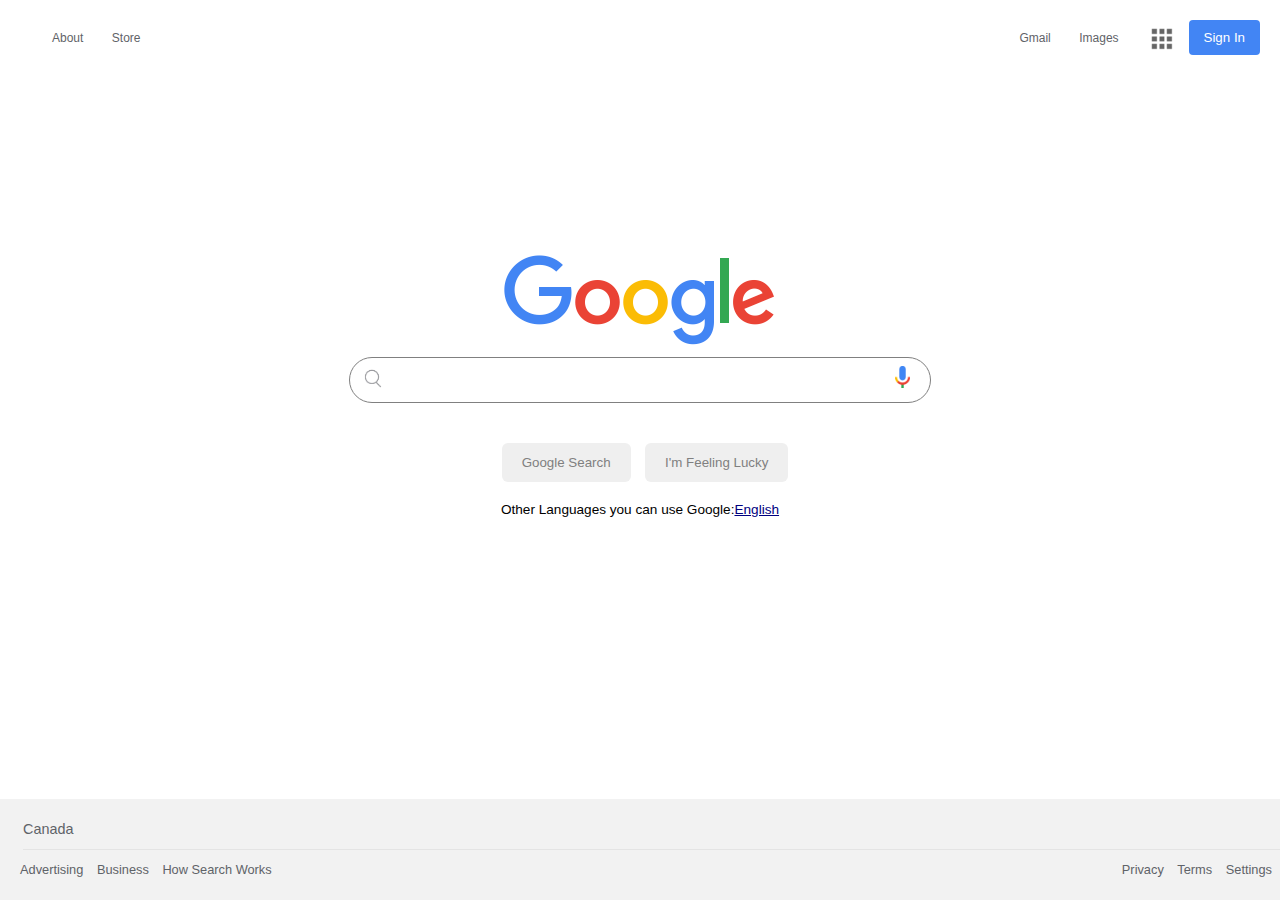
<file: TW 4/TW 4. hft Google/index.html>
<!DOCTYPE html>
<html lang="en">
<head>
    <meta charset="UTF-8">
    <meta name="viewport" content="width=device-width, initial-scale=1.0">
    <title>Document</title>
    <link rel="stylesheet" href="style.css">
    <link rel="shortcut icon" href="assets/favicon.png" type="image/x-icon">
</head>
<body>
    <header>
        <nav class="header-left">
            <a href="" class="header-links">About</a>
            <a href="" class="header-links">Store</a>
        </nav>
        <nav class="header-right">
            <a href="" class="header-links">Gmail</a>
            <a href="" class="header-links">Images</a>
            <a href="" class="header-links"  ><img src="assets/appicon.png" alt="" class="app-icon"></a>
            <button class="sign-in-btn">Sign In</button>
        </nav>
    </header>
    <div class="clear"></div>
    <img src="assets/googlelogo.png" alt="" class="google-logo">
    <div class="search-bar">
        <img class="mag" src="assets/magnifying_glass.jpg" alt="" >
        <input type="text" class="search">
        <img class="mic" src="assets/google_microphone.png" alt="" >
    </div>
    <!-- <br><br><br><br><br> -->
    <div class="btn-container">
        <button>Google Search</button>
        <button>I'm Feeling Lucky</button>
    </div>
    <div class="lang">
        <p class="language">Other Languages you can use Google:<a href="">English</a></p>
    </div>
    <footer>
        <div class="country">Canada</div>
        <nav class="footer-left">
            <a href="" class="footer-links">Advertising</a>
            <a href="" class="footer-links">Business</a>
            <a href="" class="footer-links">How Search Works</a>
        </nav>
        <nav class="footer-right">
            <a href="" class="footer-links">Privacy</a>
            <a href="" class="footer-links">Terms</a>
            <a href="" class="footer-links">Settings</a>
        </nav>
    </footer>
</body>
</html>
</file>
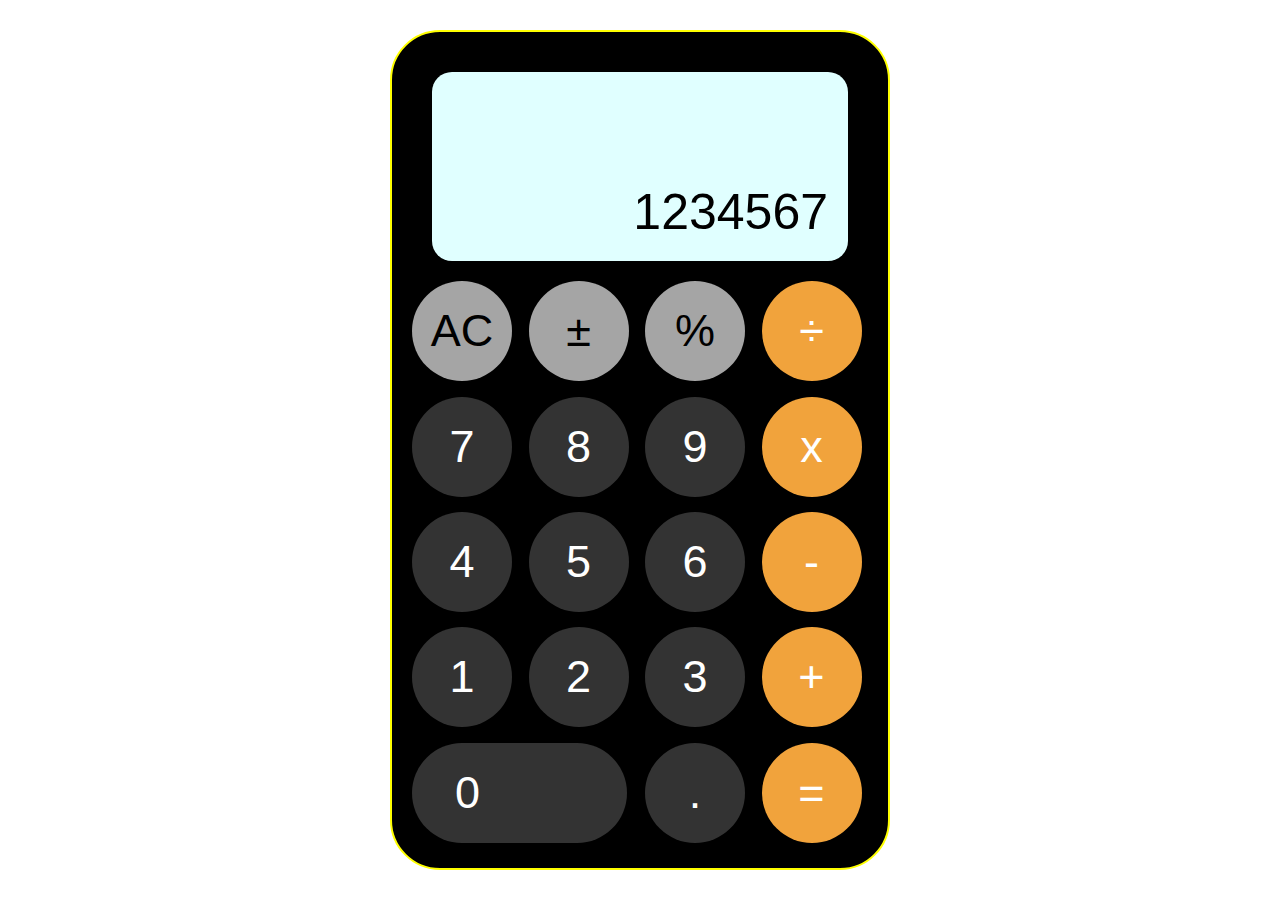
<file: TW 6/IOS_CALCULATOR/index.html>
<!DOCTYPE html>
<html lang="en">
  <head>
    <meta charset="UTF-8" />
    <meta name="viewport" content="width=device-width, initial-scale=1.0" />
    <link rel="stylesheet" href="style.css" />
    <title>IOS Calculator</title>
  </head>
  <body>
    <div class="calculator">
      <div class="display">1234567</div>
      <div class="buttons-container">
        <div class="button function ac">AC</div>
        <div class="button function pm">±</div>
        <div class="button function percent">%</div>
        <div class="button operator division">÷</div>
        <div class="button num number-7">7</div>
        <div class="button num number-8">8</div>
        <div class="button num number-9">9</div>
        <div class="button operator multiplication">x</div>
        <div class="button num number-4">4</div>
        <div class="button num number-5">5</div>
        <div class="button num number-6">6</div>
        <div class="button operator subtraction">-</div>
        <div class="button num number-1">1</div>
        <div class="button num number-2">2</div>
        <div class="button num number-3">3</div>
        <div class="button operator addition">+</div>
        <div class="button num number-0">0</div>
        <div class="button num number-decimal">.</div>
        <div class="button equel">=</div>
      </div>
    </div>
  </body>
</html>
</file>
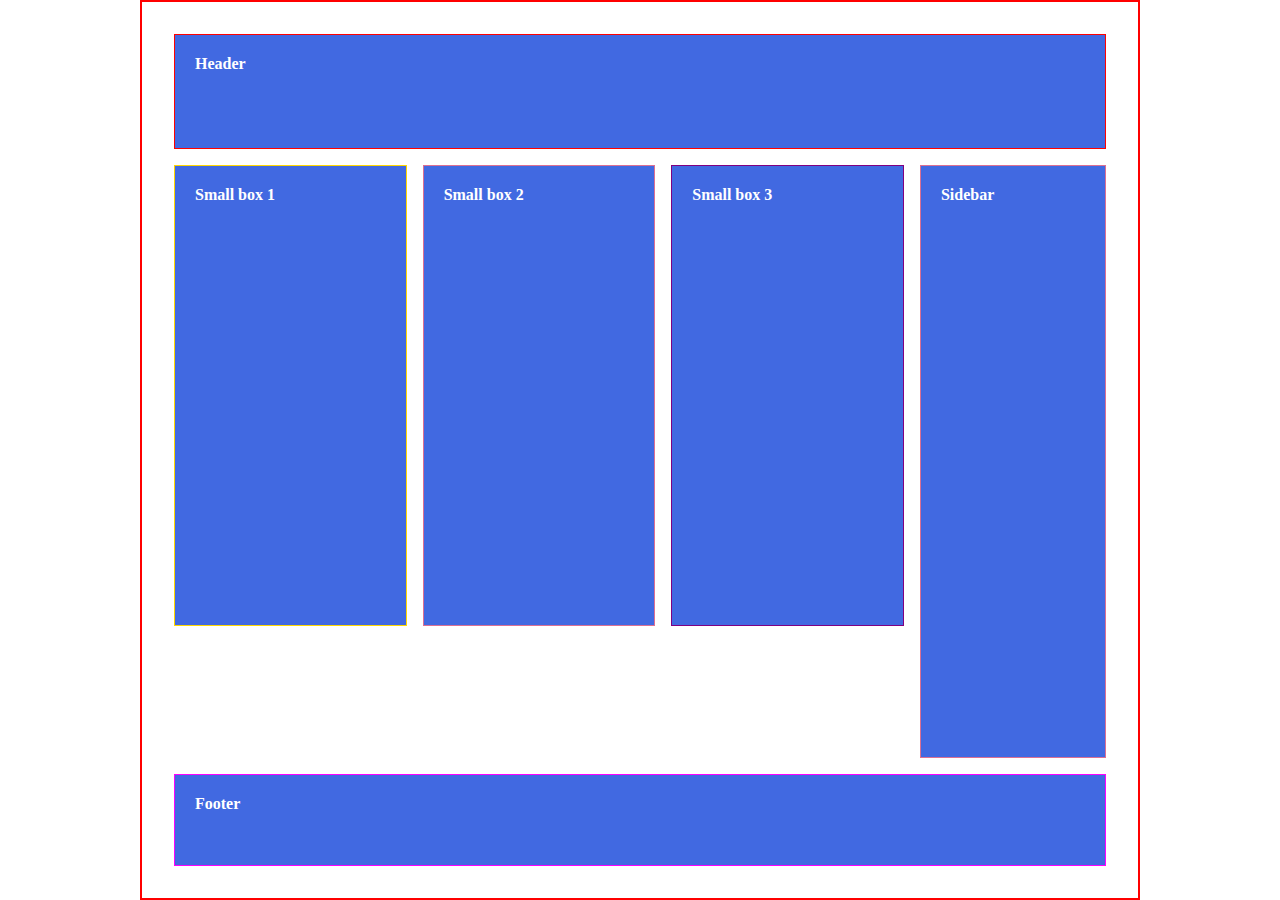
<file: TW 5/cssGridCodeChallenge.html>
<!DOCTYPE html>
<html lang="en">
<head>
    <meta charset="UTF-8">
    <meta name="viewport" content="width=device-width, initial-scale=1.0">
    <title>Document</title>
    <link rel="stylesheet" href="./cssGridCodeChallenge.css">
</head>
<body>
    <div class="container">
        <div class="header">Header</div>
        <div class="box1">Small box 1</div>
        <div class="box2">Small box 2</div>
        <div class="box3">Small box 3</div>
        <div class="aside">Sidebar</div>
        <div class="mainContent">Main</div>
        <div class="footer">Footer</div>
    </div>
</body>
</html>
</file>
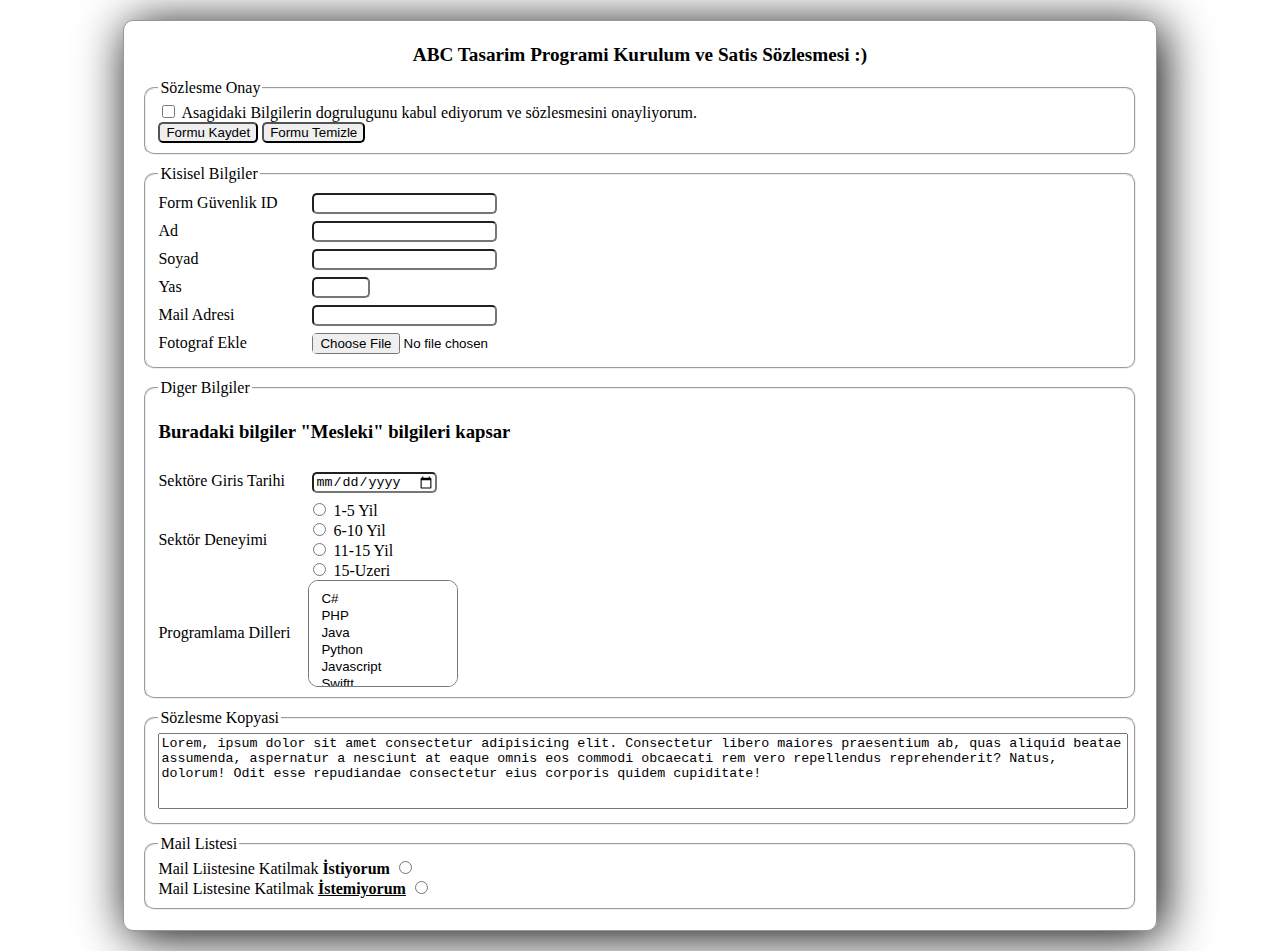
<file: TW 3/3. Hafta-Team Work Benim/Form.html>
<!DOCTYPE html>
<html lang="en">
  <head>
    <meta charset="UTF-8" />
    <meta name="viewport" content="width=device-width, initial-scale=1.0" />
    <title>Tatil-Sozlesmesi</title>
     <link rel="stylesheet" href="style.css">
  </head>

  <body>

    <div class="container">

    
      <h1 style="text-align: center">
      ABC Tasarim Programi Kurulum ve Satis Sözlesmesi :)
      </h1>
      <form action="result.html">
        <div>
        <fieldset>
          <legend>Sözlesme Onay</legend>
          <input type="checkbox" name="ONAY" id="onay" value="onaylandi" />
          <label for="onay">
            Asagidaki Bilgilerin dogrulugunu kabul ediyorum ve sözlesmesini
            onayliyorum.
          </label>
            <br />
          <input type="submit" value="Formu Kaydet" />
          <input type="reset" value="Formu Temizle" />
        </fieldset>
        </div>

        <div>
        <fieldset>
          <legend>Kisisel Bilgiler</legend>
          <div>
            <label class="label1" for="id">Form Güvenlik ID</label>
            <input type="text" name="ID" id="id" />
          </div>
          <div>
            <label class="label1" for="isim">Ad</label>
            <input type="text" name="Name" id="isim" />
          </div>
          <div>
            <label class="label1" for="soyisim">Soyad</label>
            <input type="text" name="Surneme" id="soyisim" />
          </div>
          <div>
            <label class="label1" for="yas">Yas</label>
            <input type="number" name="Age" id="yas" min="18" />
          </div>
          <div>
            <label class="label1" for="mail">Mail Adresi</label>
            <input type="email" name="mail" id="mail" />
          </div>
          <div>
            <label class="label1" for="ekle">Fotograf Ekle</label>
            <input type="file" name="Foto" id="ekle" />
          </div>
        </fieldset>
        </div>

        <div>
        <fieldset>
          <legend>Diger Bilgiler</legend>
          <h3>Buradaki bilgiler "Mesleki" bilgileri kapsar</h3>
          <div>
            <label class="label2" for="tarih">Sektöre Giris Tarihi</label>
            <input type="date" name="Tarih" id="tarih" />
          </div>

          <div style="display: flex; align-items: center">
            <div>
              <label class="label2" for="">Sektör Deneyimi</label>
            </div>

            <div>
              <input type="radio" name="deneyim" value="1-5" id="bır" />
              <label for="bır">1-5 Yil</label>
              <br />

              <input type="radio" name="deneyim" value="6-10" id="ıkı" />
              <label for="ıkı">6-10 Yil</label>
              <br />

              <input type="radio" name="deneyim" value="11-15" id="uc" />
              <label for="uc">11-15 Yil</label>
              <br />

              <input type="radio" name="deneyim" value="15-plus" id="dort" />
              <label for="dort">15-Uzeri</label>
            </div>
        </div>
        
        <div class="pl">
            <label class="label2" id="pl">Programlama Dilleri</label>
            <select class="no-scroll" name="Programlama Dilleri" id="select" size="5" multiple>
                <option value="C#">C#</option>
                <option value="PHP">PHP</option>
                <option value="JAVA">Java</option>
                <option value="Python">Python</option>
                <option value="Javascript">Javascript</option>
                <option value="Swift">Swiftt</option>
                <option value="Kotlin">Kotlin</option>
            </select>
        </div>
        </div>

        <div>
        <fieldset>
          <legend>Sözlesme Kopyasi</legend>
          <textarea name="" id="" style="resize: none; width: 100%; height: 70px;">Lorem, ipsum dolor sit amet consectetur adipisicing elit. Consectetur libero maiores praesentium ab, quas aliquid beatae assumenda, aspernatur a nesciunt at eaque omnis eos commodi obcaecati rem vero repellendus reprehenderit? Natus, dolorum! Odit esse repudiandae consectetur eius corporis quidem cupiditate!
          </textarea>
        </fieldset>
        </div>
        <div>
          <fieldset>
            <legend>Mail Listesi</legend>
            <label for="yes">Mail Liistesine Katilmak <strong>İstiyorum</strong> </label>
            <input type="radio" name="Mail Listesi" id="yes" value="istäyorum">
            <br>
            <label for="no">Mail Listesine Katilmak <u><strong>İstemiyorum</strong></u></label>
            <input type="radio" name="Mail Listesi" id="no" value="istemiyorum">
          </fieldset>
        </div>
      </form>
    </div>

  </body>
</html>
</file>
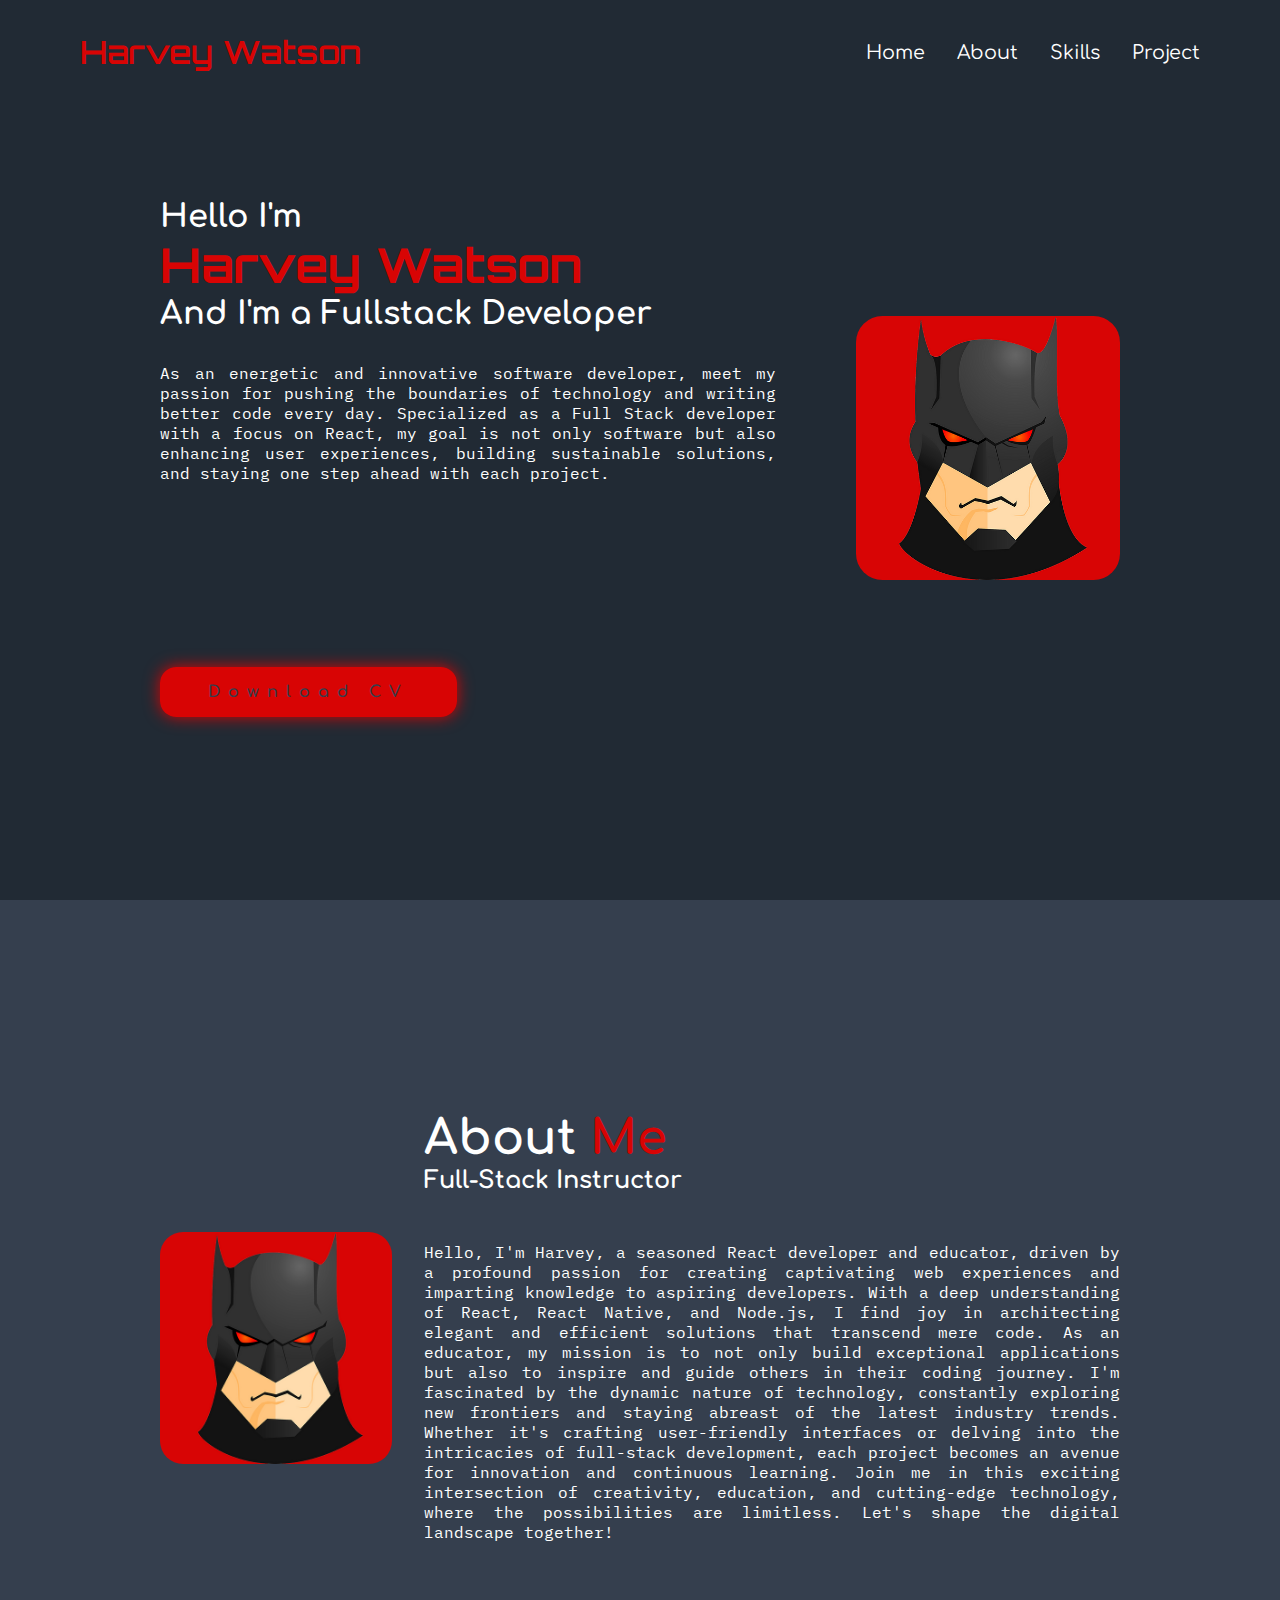
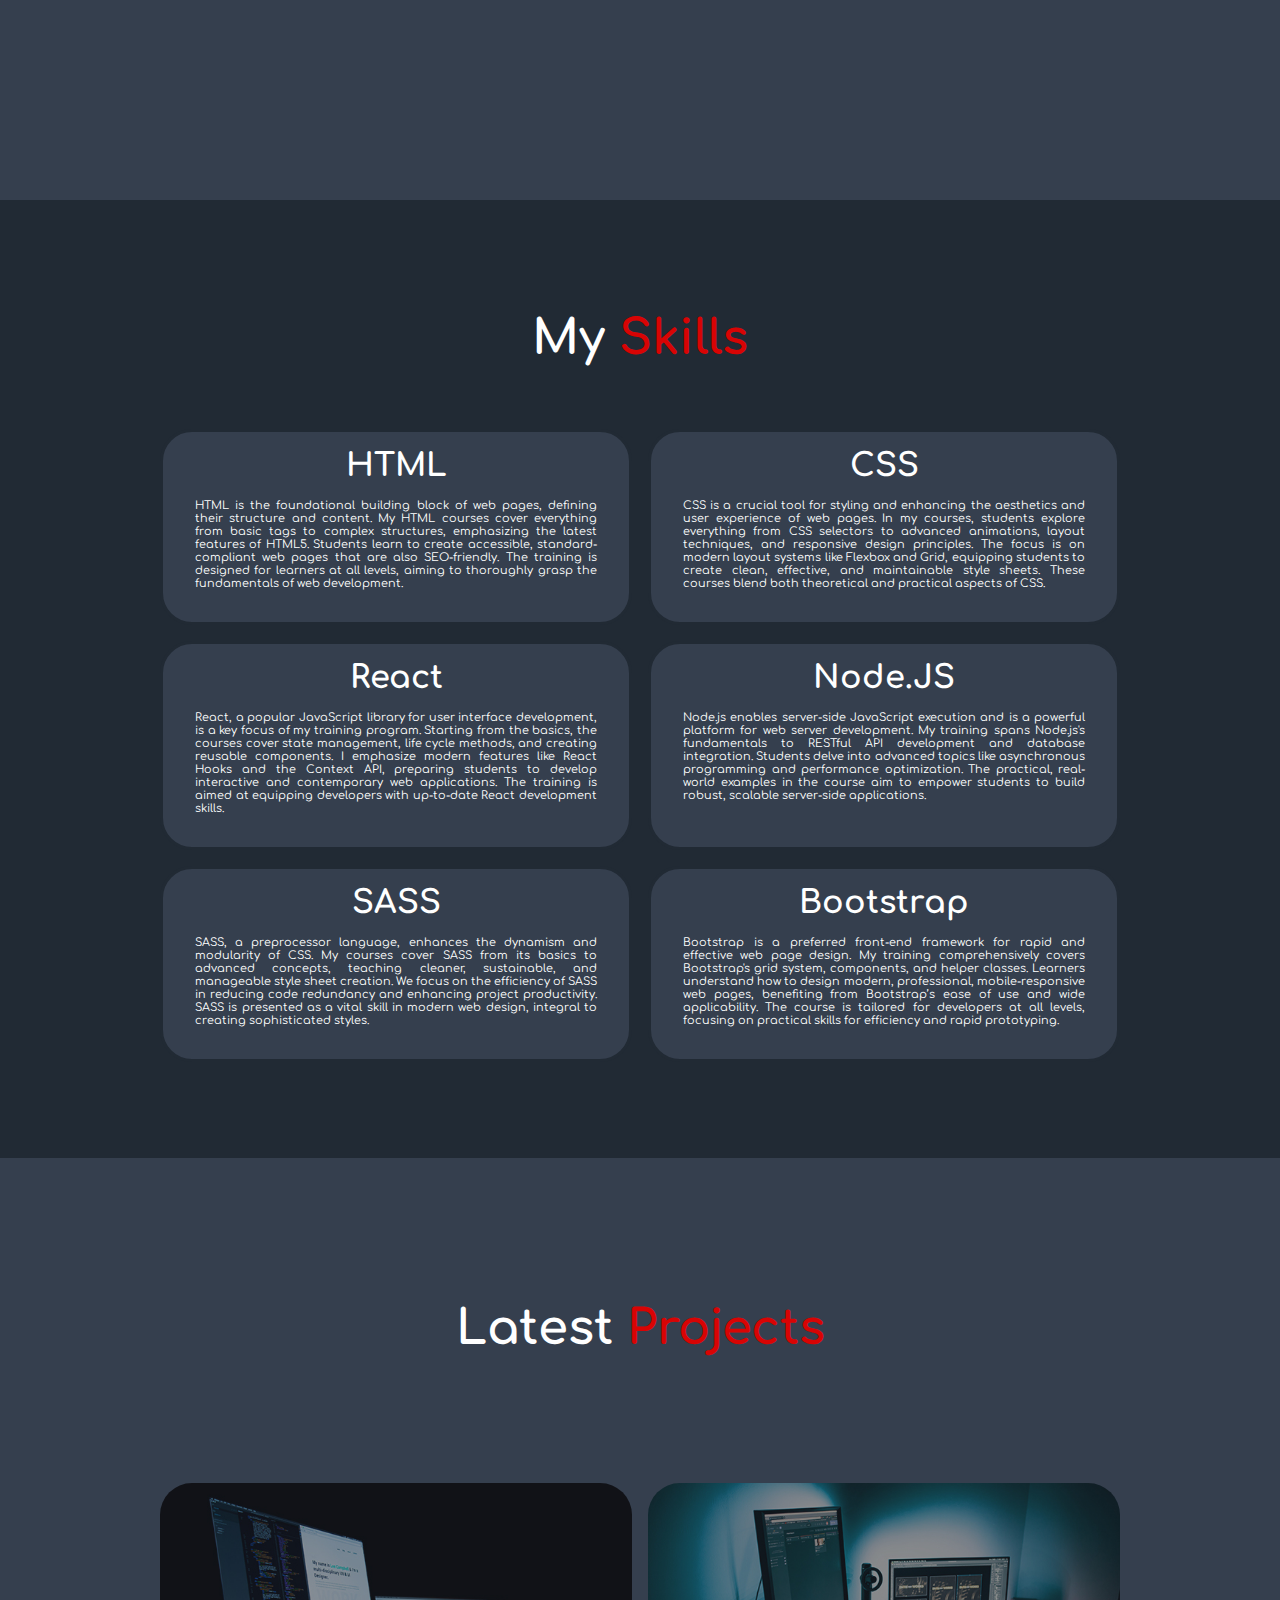
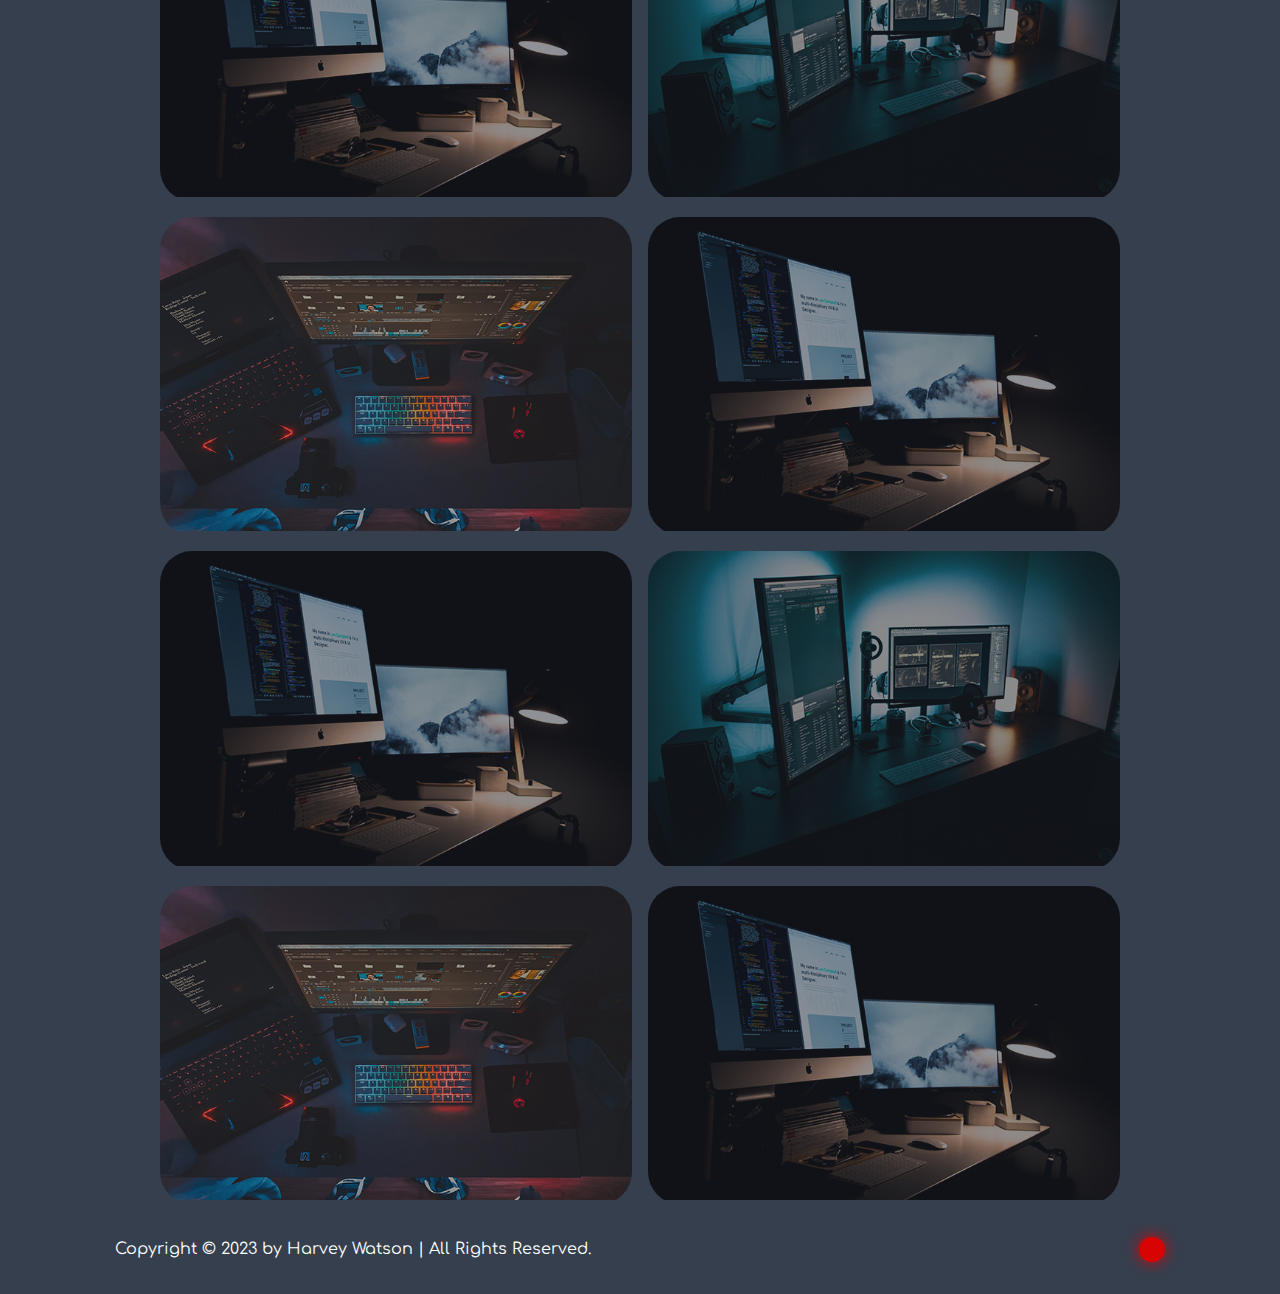
<file: TW 5/Harvey_Watson/flex.html>
<!DOCTYPE html>
<html lang="en">

<head>
    <meta charset="UTF-8">
    <meta name="viewport" content="width=device-width, initial-scale=1.0">
    <link rel="stylesheet" href="style.css">
    <title>Self Portfolio</title>
    <link rel="stylesheet" href="https://cdnjs.cloudflare.com/ajax/libs/font-awesome/6.4.2/css/all.min.css"
        integrity="sha512-z3gLpd7yknf1YoNbCzqRKc4qyor8gaKU1qmn+CShxbuBusANI9QpRohGBreCFkKxLhei6S9CQXFEbbKuqLg0DA=="
        crossorigin="anonymous" referrerpolicy="no-referrer" />
</head>

<body>

    <header class="header">
        <a href="" class="logo">Harvey Watson</a>

        <div class="navbar">
            <a href="#home">Home</a>
            <a href="#about">About</a>
            <a href="#skills">Skills</a>
            <a href="#projects">Project</a>
        </div>
    </header>


    <section class="home" id="home">

        <div class="home-content">
            <h3>Hello I'm</h3>
            <h1 class="name">Harvey Watson</h1>
            <h3 class="title">And I'm a Fullstack Developer</h3>
            <p class="info">
                As an energetic and innovative software developer, meet my passion for pushing the boundaries of
                technology and writing better code every day. Specialized as a Full Stack developer with a focus on
                React, my goal is not only software but also enhancing user experiences, building sustainable solutions,
                and staying one step ahead with each project.
            </p>
            <div class="social-media">
                <a href="" target="_blank">
                    <i class="fa-brands fa-linkedin"></i>
                </a>
                <a href="" target="_blank">
                    <i class="fa-brands fa-github"></i>
                </a>
                <a href="" target="_blank">
                    <i class="fa-brands fa-facebook"></i>
                </a>
                <a href="" target="_blank">
                    <i class="fa-brands fa-whatsapp"></i>
                </a>
            </div>
            <a href="#" class="btn">Download CV</a>
        </div>

        <div class="home-img">
            <img src="./images/harvey.png" alt="">
        </div>


    </section>

    <section class="about" id="about">
        <div class="about-img">
            <img src="./images/harvey.png" alt="">
        </div>

        <div class="about-content">
            <h2 class="heading">About <span>Me</span></h2>
            <h3>Full-Stack Instructor</h3>
            <p>
                Hello, I'm Harvey, a seasoned React developer and educator, driven by a profound passion for creating
                captivating web experiences and imparting knowledge to aspiring developers. With a deep understanding of
                React, React Native, and Node.js, I find joy in architecting elegant and efficient solutions that
                transcend mere code. As an educator, my mission is to not only build exceptional applications but also
                to inspire and guide others in their coding journey. I'm fascinated by the dynamic nature of technology,
                constantly exploring new frontiers and staying abreast of the latest industry trends. Whether it's
                crafting user-friendly interfaces or delving into the intricacies of full-stack development, each
                project becomes an avenue for innovation and continuous learning. Join me in this exciting intersection
                of creativity, education, and cutting-edge technology, where the possibilities are limitless. Let's
                shape the digital landscape together!
            </p>
        </div>

    </section>

    <section class="skills" id="skills">
        <h2 class="heading">My <span>Skills</span></h2>
        <div class="skills-container">
            <div class="skills-box">
                <i class="fa-solid fa-code"></i>
                <h3>HTML</h3>
                <p>
                    HTML is the foundational building block of web pages, defining their structure and content. My HTML
                    courses cover everything from basic tags to complex structures, emphasizing the latest features of
                    HTML5. Students learn to create accessible, standard-compliant web pages that are also SEO-friendly.
                    The training is designed for learners at all levels, aiming to thoroughly grasp the fundamentals of
                    web development.


                </p>
            </div>
            <div class="skills-box">
                <i class="fa-brands fa-css3"></i>
                <h3>CSS</h3>
                <p>
                    CSS is a crucial tool for styling and enhancing the aesthetics and user experience of web pages. In
                    my courses, students explore everything from CSS selectors to advanced animations, layout
                    techniques, and responsive design principles. The focus is on modern layout systems like Flexbox and
                    Grid, equipping students to create clean, effective, and maintainable style sheets. These courses
                    blend both theoretical and practical aspects of CSS.
                </p>
            </div>
            <div class="skills-box">
                <i class="fa-brands fa-react fa-2x"></i>
                <h3>React</h3>
                <p>
                    React, a popular JavaScript library for user interface development, is a key focus of my training
                    program. Starting from the basics, the courses cover state management, life cycle methods, and
                    creating reusable components. I emphasize modern features like React Hooks and the Context API,
                    preparing students to develop interactive and contemporary web applications. The training is aimed
                    at equipping developers with up-to-date React development skills.
                </p>
            </div>
            <div class="skills-box">
                <i class="fa-brands fa-node-js"></i>
                <h3>Node.JS</h3>
                <p>
                    Node.js enables server-side JavaScript execution and is a powerful platform for web server
                    development. My training spans Node.js's fundamentals to RESTful API development and database
                    integration. Students delve into advanced topics like asynchronous programming and performance
                    optimization. The practical, real-world examples in the course aim to empower students to build
                    robust, scalable server-side applications.
                </p>
            </div>
            <div class="skills-box">
                <i class="fa-brands fa-sass"></i>
                <h3>SASS</h3>
                <p>
                    SASS, a preprocessor language, enhances the dynamism and modularity of CSS. My courses cover SASS
                    from its basics to advanced concepts, teaching cleaner, sustainable, and manageable style sheet
                    creation. We focus on the efficiency of SASS in reducing code redundancy and enhancing project
                    productivity. SASS is presented as a vital skill in modern web design, integral to creating
                    sophisticated styles.
                </p>
            </div>
            <div class="skills-box">
                <i class="fa-brands fa-bootstrap"></i>
                <h3>Bootstrap</h3>
                <p>
                    Bootstrap is a preferred front-end framework for rapid and effective web page design. My training
                    comprehensively covers Bootstrap's grid system, components, and helper classes. Learners understand
                    how to design modern, professional, mobile-responsive web pages, benefiting from Bootstrap’s ease of
                    use and wide applicability. The course is tailored for developers at all levels, focusing on
                    practical skills for efficiency and rapid prototyping.
                </p>
            </div>


        </div>

    </section>

    <section class="projects" id="projects">
        <h2 class="heading">Latest <span>Projects</span></h2>
        <div class="projects-container">
            <div class="projects-box">
                <img src="./images/projects1.jpg" alt="">
                <p class="pro">
                    <a href="#projects">
                        HTML Projects
                    </a>
                </p>
            </div>
            <div class="projects-box">
                <img src="./images/projects2.jpg" alt="">
                <p class="pro">
                    <a href="#projects">
                        CSS Projects
                    </a>
                </p>
            </div>
            <div class="projects-box">
                <img src="./images/projects3.jpg" alt="">
                <p class="pro">
                    <a href="#projects">
                        React Projects
                    </a>
                </p>
            </div>
            <div class="projects-box">
                <img src="./images/projects1.jpg" alt="">
                <p class="pro">
                    <a href="#projects">
                        Node.JS Projects
                    </a>
                </p>
            </div>
            <div class="projects-box">
                <img src="./images/projects1.jpg" alt="">
                <p class="pro">
                    <a href="#projects">
                        SASS Projects
                    </a>
                </p>
            </div>
            <div class="projects-box">
                <img src="./images/projects2.jpg" alt="">
                <p class="pro">
                    <a href="#projects">
                        Bootstrap Projects
                    </a>
                </p>
            </div>
            <div class="projects-box">
                <img src="./images/projects3.jpg" alt="">
                <p class="pro">
                    <a href="#projects">
                        FullStack Projects
                    </a>
                </p>
            </div>
            <div class="projects-box">
                <img src="./images/projects1.jpg" alt="">
                <p class="pro">
                    <a href="#projects">
                        Freelance Projects
                    </a>
                </p>
            </div>
        </div>
    </section>

    <footer class="footer">
        <div class="footer-text">
            <p>Copyright &copy; 2023 by Harvey Watson | All Rights Reserved.</p>
        </div>
        <div class="footer-iconTop">
            <a href="#home"><i class='bx fa fa-arrow-circle-up'></i></a>
        </div>
    </footer>


</body>

</html>
</file>
<file: TW 4/TW 4. hft Google/style.css>
*{
    margin: 0;
    padding: 0;
    /* border: 1px solid red; */
    font-family: Arial, Helvetica, sans-serif;
}

.header-links{
    padding: 10px 7px;
    font-size: 12px ;

}
nav a{
    text-decoration: none;
    margin-left: 10px;
}

nav a:hover{
    text-decoration: underline;
}

.app-icon{
    opacity: 0.6;
    vertical-align: middle;
}

.app-icon:hover{
    opacity: 1;
}

.sign-in-btn{
    padding: 10px 15px;
    background-color: #4285f4;
    border: none;
    color: white;
    border-radius: 4px;
}

.sign-in-btn:hover{
    box-shadow: 0 0 2px #4285f4;
    cursor: pointer;
}

header{
    text-align: center;
    /* margin-top: 10px; */
    padding: 20px;
    
    
}

.header-left{
    float: left;
    margin-left: 15px;
    margin-top: 8px;
    

    
}

.header-right{
    
    float: right;
    
}


.clear{
    clear: both;
}

.google-logo{
    display: block;
    margin: 200px auto 0;
    width: 272px;
    height: 92px;
}

.mag{
    width: 30px;
    /* position: relative; */
    /* top: 12px;
    right: 450px; */
    position: absolute;
    left: 8px;
    top: 6px;
}

.mic{
    width: 15px;
    /* position: relative; */
    /* top: 12px;
    right: 80px; */
    position: absolute;
    top: 8px;
    right: 20px;
    cursor: pointer;
    
}

.search-bar{
    margin: 10px auto;
    text-align: center;
    width: 580px;
    border-radius: 40px;
    height: 44px;
    position: relative;
    border: 1px solid gray;
    
}

.search{
    width: 450px;
    height: 34px;
    margin-bottom: 10px;
    position: absolute; 
    top: 5px;
    right: 85px;
    border: none;
    font-size: 1.5rem;
    /* margin-left: 80px; */
}

.search:focus{
    outline: none;
}

.btn-container{
    text-align: center;
}

.btn-container button{
    border: none;
    padding: 12px 20px;
    margin-left: 10px;
    margin-top: 30px;
    color: gray;
    border-radius: 6px;
}

.btn-container button:hover{
    color: black;
    box-shadow: .7px .7px 0 rgb(211, 211, 211);
    border: 1px solid #d3d3d3;
    cursor: pointer;
}

.lang{
    text-align: center;
    margin-top: 20px;
}

.lang p{
    font-size: 0.85rem;
}

.lang a{
    color: navy;
    
}

.lang a:hover{
    cursor: pointer;
}

footer{
    position: fixed;
    bottom: 0;
    background-color: #f2f2f2;
    width: 100%;
    padding: 10px;
    line-height: 40px;
    font-size: 0.8rem;
}

.country{
    border-bottom: 1px solid #e4e4e4;
    margin-left: 13px;
    color: #5f6368;
    font-size: 0.9rem;
}

.footer-left{
    float: left;
}

.footer-right{
    float: right;
    margin-right: 18px;
}

nav a{
    color: #5f6368;
}
</file>
<file: TW 6/IOS_CALCULATOR/style.css>
* {
  box-sizing: border-box;
  margin: 0;
  padding: 0;
}

body {
  background-color: white;
  font-family: "Helvetica Neue", Helvetica, Arial, sans-serif;
  height: 100vh;
  width: 100vw;
  display: flex;
  align-items: center;
  flex-direction: column;
  justify-content: center;
}
.calculator {
  background: black;
  height: 840px;
  width: 500px;
  color: white;
  padding: 20px;
  border: 2px solid yellow;
  display: flex;
  flex-direction: column;
  border-radius: 50px;
}
.display {
  height: 250px;
  /* border: 1px solid red; */
  border-radius: 20px;
  padding: 20px;
  margin: 20px;
  background-color: lightcyan;
  color: black;
  font-size: 50px;
  display: flex;
  justify-content: flex-end;
  align-items: flex-end;
}
.buttons-container {
  /* border: 1px solid red; */
  width: 100%;
  height: 100%;
  display: grid;
  grid-template-columns: repeat(4, 1fr);
  grid-template-rows: repeat(5, 1fr);
  gap: 10px;
}

.button {
  width: 100px;
  height: 100px;
  font-size: 45px;
  display: flex;
  align-items: center;
  justify-content: center;
  background-color: #333;
  border-radius: 50%;
  cursor: pointer;
}

.button.function {
  color: black;
  background-color: #a5a5a5;
}
.button.operator {
  background-color: #f1a33c;
}
.equel {
  background-color: #f1a33c;
}

.button.number-0 {
  border-radius: 55px;
  grid-column: 1 / span 2;
  justify-content: flex-start;
  padding: 43px;
  width: 215px;
}

.button:hover {
  opacity: 0.5;
}
</file>
<file: TW 5/cssGridCodeChallenge.css>
* {
    margin: 0;
    padding: 0;
    box-sizing: border-box;
  }
  .container {
    border: 2px solid red;
    height: 100vh;
    width: 1000px;
    display: grid;
    grid-template-columns: 1fr 1fr 1fr 0.8fr;
    grid-template-rows: 1fr 4fr 1fr 0.8fr;
    gap: 1em;
    color: white;
    padding: 2rem;
    font-weight: 600;
   margin: 0 auto;
  }
  .header {
    border: 1px solid red;
    grid-column-start: 1;
    grid-column-end: 5;
    background-color: #4169E1;
    padding: 20px;
  }
  .box1 {
    border: 1px solid gold;
    grid-column: 1/2;
    /* grid-column-start: 1;
    grid-column-end: 2; */
    grid-row-start: 2;
    grid-row-end: 3;
    background-color: #4169E1;
    padding: 20px;
  }
  .box2 {
    border: 1px solid palevioletred;
    /* grid-column-start: 2;
    grid-column-end: 3;
    grid-row-start: 2;
    grid-row-end: 3; */
    grid-column: 2/3;
    grid-row: 2/3;
    background-color: #4169E1;
    padding: 20px;
  }
  .box3 {
    border: 1px solid purple;
    /* grid-column-start: 3;
    grid-column-end: 4;
    grid-row-start: 2;
    grid-row-end: 3; */
    grid-area: 2/3/3/4;
    background-color: #4169E1;
    padding: 20px;
  }
  .aside {
    border: 1px solid palevioletred;
    grid-column-start: 4;
    grid-column-end: 5;
    grid-row-start: 2;
    grid-row-end: 4;
    background-color: #4169E1;
    padding: 20px;
  }
  .maincontent {
      border: 1px solid black;
      grid-column-start: 1;
      grid-column-end: 4;
      grid-row-start: 3;
      grid-row-end: 4;
      background-color: #4169E1;
      padding: 20px;
    }
    .footer {
      border: 1px solid fuchsia;
      grid-column-start: 1;
      grid-column-end: 5;
      grid-row-start: 4;
      grid-row-end: 4;
      background-color: #4169E1;
      padding: 20px;
    }
</file>
<file: TW 3/3. Hafta-Team Work Benim/style.css>
#pl{
    /* background-color: blueviolet; */
}

.label1{
    /* background-color: coral; */
    width: 150px;
    display: inline-block;
    margin: 5px 0;
}
#yas{
    width: 50px;
}
.label2{
    /* background-color: orange; */
    display: inline-block;
    width: 150px;
    margin: 10px 0;
}
.pl{
    /* border: 2px solid red; */
    display: flex;
    align-items: center;
}
#pl{
    /* background-color: red; */
    /* position: relative;
    top: -30px; */

    /* float: left;
    margin-top: 35px; */
    
}
form{
    /* border: 5px solid red; */
    

}
input{
    border-radius: 5px;
}
.container{
    border: 1px solid rgba(0, 0, 0, 0.403);
    box-shadow: 5px 5px 50px black;
    border-radius: 10px;
    width: 80%;
    margin: 20px auto;
    padding: 10px;
}
fieldset{
    margin: 10px;
    border-radius: 10px;
}
h1{
    font-size: 1.2rem;
}
#select{
    /* border: 3px solid red; */
    width: 150px;
    padding: 10px;
    border-radius: 10px;
   
    
}
</file>
<file: TW 5/Harvey_Watson/style.css>
@import url("https://fonts.googleapis.com/css2?family=Comfortaa&family=IBM+Plex+Mono:ital@0;1&family=Orbitron&family=Victor+Mono&display=swap");

/* font-family: 'Comfortaa', sans-serif;
font-family: 'IBM Plex Mono', monospace;
font-family: 'Orbitron', sans-serif;
font-family: 'Victor Mono', monospace; */

* {
  margin: 0;
  padding: 0;
  box-sizing: border-box;
  text-decoration: none;
  font-family: "Comfortaa", sans-serif;
  scroll-behavior: smooth;
}

:root {
  --bg-color: #212A34;
  --second-bg-color: #353F4E;
  --text-color: #fff;
  --main-color: #d80404;
}

body {
  background: var(--bg-color);
  color: var(--text-color);
}
body a {
  color: var(--text-color);
}

/*! HEADER */

.header {
  /* border: 2px solid red; */
  width: 100%;
  display: flex;
  justify-content: space-between;
  align-items: center;
  padding: 2rem 5rem;
  flex-wrap: wrap;
  position: fixed;
  top:0;
  left:0;
  width:100%;
  z-index: 3;
  background: var(--bg-color);

}

.logo {
  /* border: 2px solid yellow; */
  font-size: 2rem;
  color: var(--main-color);
  font-weight: 600;
  font-family: "Orbitron", sans-serif;
}

.navbar {
  /* border: 2px solid yellow; */
  display: flex;
  justify-content: space-evenly;
  flex-wrap: wrap;
  gap: 2rem;
}

.navbar a {
  font-size: 1.2rem;
  color: var(--text-color);
}

.navbar a:hover,
.navbar a.active {
  color: var(--main-color);
}

section {
  /* border: 2px solid red; */
  min-height: 100vh;
  padding: 0 10rem;
}
/*! HOME */

.home {
  display: flex;
  justify-content: center;
  align-items: center;
  gap: 5rem;
}

.home-content {
  /* border: 2px solid yellow; */
  width: 70%;
  text-align: justify;
}
.home-img {
  /* border: 2px solid purple; */
  width: 30%;
  text-align: center;
}

.home-img img {
  width: 100%;
  max-width: 20rem;
  border-radius: 10%;
  animation: floatImage 3s ease-in-out infinite;

}

.home-content h3 {
  font-size: 2rem;
  font-weight: 700;
}

.home-content .title {
  text-align: left;
}

.name {
  color: var(--main-color);
  font-family: "Orbitron", sans-serif;
  font-size: 3rem;
  font-weight: 700;
  line-height: 1.3;
}

.info {
  margin-top: 2rem;
  font-family: "IBM Plex Mono", monospace;
  font-size: 1rem;
}

.social-media {
  display: flex;
  gap: 2rem;
  /* border: 2px solid red; */
}

.social-media a {
  width: 2.5rem;
  height: 2.5rem;
  font-size: 3rem;
  color: var(--main-color);
  margin: 5rem 2rem;
  display: flex;
  justify-content: center;
  align-items: center;
  border-radius: 50%;
}


.social-media a:hover {
  background: var(--main-color);
  color: var(--second-bg-color);
  box-shadow: 0 0 3rem var(--main-color);
}

.btn{
  background: var(--main-color);
  padding: 1rem 3rem;
  border-radius: 1rem;
  box-shadow: 0 0 1rem var(--main-color);
  font-size: 1rem;
  color: var(--second-bg-color);
  letter-spacing: 0.5rem;
  font-weight: 600;
  

}

/*! ABOUT */

.about{
  background: var(--second-bg-color);

display: flex;
justify-content: center;
align-items: center;
gap: 2rem;
}

.about-img{
  width: 25%;
}

.about-content{
  width: 75%;
  text-align: justify;
}

.about-img img {
  width: 100%;
  max-width: 20rem;
  border-radius: 10%;
  animation: floatImage 3s ease-in-out infinite;


}

.about-content h2 {
  text-align: left;
  line-height: 1.2;
}

.heading {
    text-align: center;
  font-size: 3em;
}
.about-content h3 {
  font-size: 1.5rem;
}
.about-content p {
  font-family: "IBM Plex Mono", monospace;
  font-size: 1rem;
  margin: 3rem 0;
}
span {
  color: var(--main-color);
}

/*! SKILLS */

.skills{
  padding-top: 7rem;
  padding-bottom: 6rem;
  
}

.skills .heading{
margin-bottom: 4rem;
}


.skills-container{
/* border: 2px solid red; */
display: flex;
flex-wrap: wrap;
justify-content: center;
gap: 1rem;
}

.skills-box{
/* border: 2px solid yellow; */
flex: 1 1 20rem;
background: var(--second-bg-color);
padding: 1rem;
border-radius: 2rem;
text-align: center;
border: 0.2rem solid var(--bg-color);
transition: all 1s ease-in-out;

}

.skills-box:hover {
  border-color: var(--main-color);
  transform: scale(1.02);
  box-shadow: 0 0 3rem var(--main-color);
}

.skills-box i{
  font-size: 5rem;
  color: var(--main-color);
}

.skills-box h3{
  font-size: 2rem;
}

.skills-box p{
  font-size: .7rem;
  margin: 1rem;
  text-align: justify;
}

/*! PROJECT */


.projects{
  padding-top: 3rem;
  background: var(--second-bg-color);

}
.projects h2{
  padding-top: 6rem;
  padding-bottom: 6rem;
  margin-bottom: 2rem;

}
.projects-container{
  display: flex;
  flex-wrap: wrap;
  justify-content: center;
  gap: 1rem;
}
.projects-box{
  flex: 1 1 20rem;
  border-radius: 2rem;
  overflow: hidden;
  position: relative;
}
.projects-box img{
  width: 100%;
  transition: all 1s;
}

.pro{
  /* border: 2px solid red; */
  position: absolute;
  width: 100%;
  bottom: 0;
  left: 0;
  text-align: center;
  transform: translateY(100%);
  transition: all 1s;

}

.projects-box:hover .pro{
  transform: translateY(0);
}

.pro a{
  font-size: 2rem;
  font-family: "Orbitron", sans-serif;
  color: var(--main-color);
  /* text-shadow: 0 0 2px var(--text-color); */
  
}


.footer{
  display: flex;
  justify-content: space-between;
  align-items: center;
  flex-wrap: wrap;
  padding: 2rem 9%;
  background: var(--second-bg-color);
}


.footer-text p{
  font-size: 1rem;
}

.footer-iconTop a{
  background: var(--main-color);
  padding: .8rem;
  border-radius: .8rem;
  box-shadow: 0 0 1rem var(--main-color);
  display:inline-flex;
  justify-content: center;
  align-items: center;
  transition: .5s ease;



}

.footer-iconTop a i{
  font-size: 2.4rem;
  color:var(--second-bg-color);
  }

  .footer-iconTop a:hover{
    border-color: var(--main-color);
    transform: scale(1.02);
    box-shadow: 0 0 3rem var(--main-color);
  }
  

  @keyframes floatImage {
    0%{
        transform: translateY(0);
    }
    50%{
        transform: translateY(-2.4rem);
    }
    100%{
        transform: translateY(0);
    }
  }
  

  @media (max-width: 992px)
{
  html{
    font-size: 10px;
  }

  .header{
    flex-direction: column;
    gap: 1rem;
  }
    .name{
      font-size: 2rem;
    }

    .home{
      flex-direction: column;
      margin-top: 3rem;
    }
    .about{
      flex-direction: column;
    }

    section{
      padding: 0 3rem;
    }

    footer{
      flex-direction: column;
    }

    .social-media {

      gap: 0rem

    }
    .btn{
      text-align: center;
      /* border: 2px solid red; */
      display: block;
    }
    .footer{
      gap: 3rem;
    }

}
</file>
